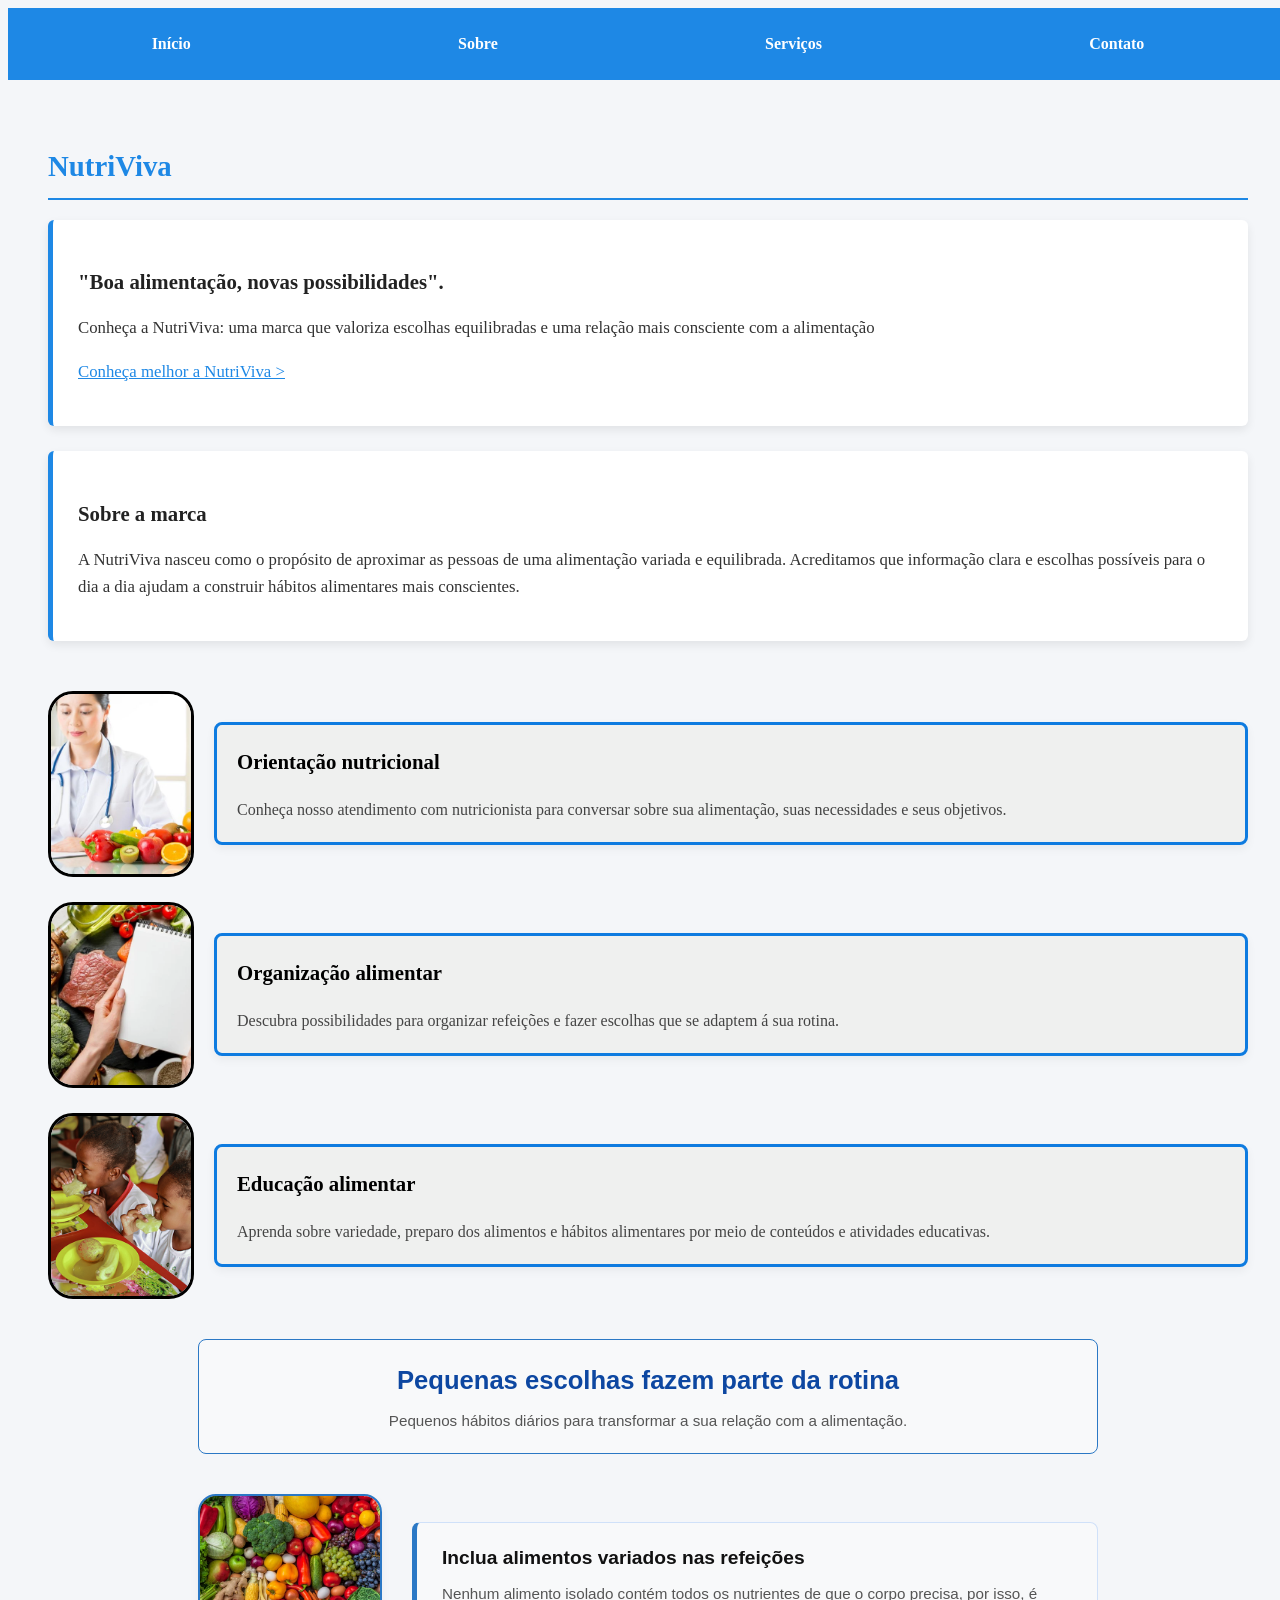
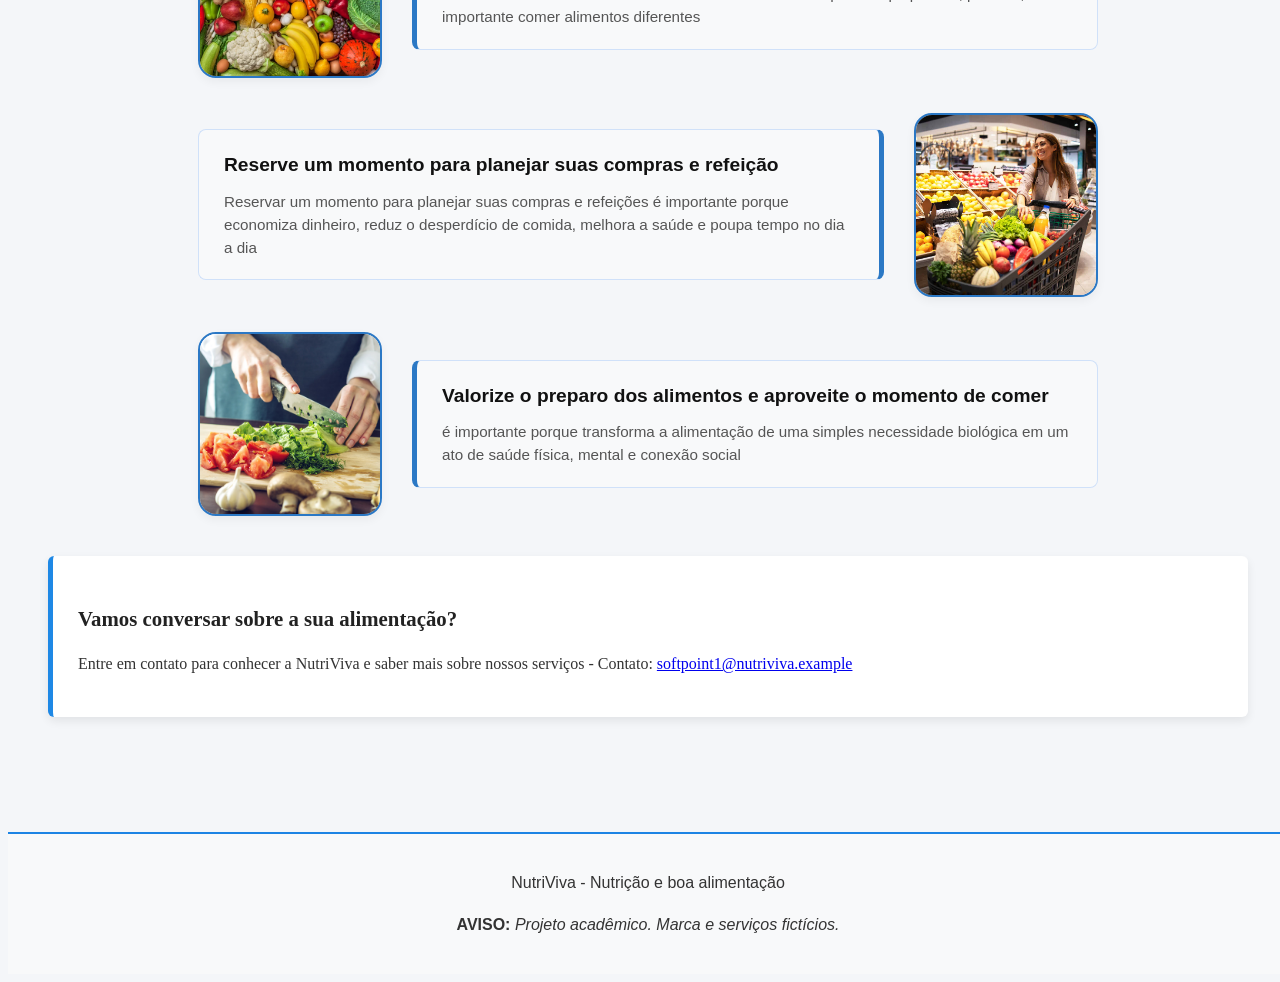
<file: Sérgio e Karol/index.html>
<!DOCTYPE html>
<html lang="pt-BR">
<head>
    <meta charset="UTF-8">
    <meta name="viewport" content="width=device-width, initial-scale=1.0">
    <title>NutriViva</title>
    <link rel="stylesheet" href="sergiocodigos.css">
</head>
<body>
     <header class="topo-azul">
        <nav class="menu-navegacao">
            <a href="#inicio" class="botao-nav">Início</a>
            <a href="#sobre" class="botao-nav">Sobre</a>
            <a href="#servicos" class="botao-nav">Serviços</a>
            <a href="#contatos" class="botao-nav">Contato</a>
        </nav>
    </header>

     <main class="conteudo-principal">

    <section id="quem-somos" class="secao">
        <h2 id="inicio">NutriViva</h2>

        <div class="cartao-projeto">
            <h3>"Boa alimentação, novas possibilidades".</h3>
            <p>Conheça a NutriViva: uma marca que valoriza escolhas equilibradas e uma relação mais consciente com a alimentação</p> 
            <p><a href="#sobre" class="letrafdp">Conheça melhor a NutriViva &gt;</a></p>
        </div>

        <div class="cartao-projeto" id="sobre">
            <h3>Sobre a marca</h3>
            <p>A NutriViva nasceu como o propósito de aproximar as pessoas de uma alimentação variada e equilibrada. Acreditamos que informação clara e escolhas possíveis para o dia a dia ajudam a construir hábitos alimentares mais conscientes.</p>
        </div>
    </section>

    <section id="servicos" class="secao-servicos">
        <div class="item-servico">
            <img src="orientacao.jpg" alt="Foto do Serviço 1" class="imagem-servico">
            <div class="conteudo-servico">
                <h3>Orientação nutricional</h3>
                <hr class="linha-divisoria">
                <p>Conheça nosso atendimento com nutricionista para conversar sobre sua alimentação, suas necessidades e seus objetivos.</p>
            </div>
        </div>

        <div class="item-servico">
            <img src="organizacao.jpg" alt="Foto do Serviço 2" class="imagem-servico">
            <div class="conteudo-servico">
                <h3>Organização alimentar</h3>
                <hr class="linha-divisoria">
                <p>Descubra possibilidades para organizar refeições e fazer escolhas que se adaptem á sua rotina.</p>
            </div>
        </div>

        <div class="item-servico">
            <img src="educacao.jpg" alt="Foto do Serviço 3" class="imagem-servico">
            <div class="conteudo-servico">
                <h3>Educação alimentar</h3>
                <hr class="linha-divisoria">
                <p>Aprenda sobre variedade, preparo dos alimentos e hábitos alimentares por meio de conteúdos e atividades educativas.</p>
            </div>
        </div>
    </section>

    <section class="secao-dicas">
        <div class="dicas-header">
            <h2>Pequenas escolhas fazem parte da rotina</h2>
            <p>Pequenos hábitos diários para transformar a sua relação com a alimentação.</p>
        </div>

        <div class="dicas-container">
            <div class="dica-card">
                <div class="dica-imagem">
                    <img src="variados.jpg" alt="Dica 1">
                </div>
                <div class="dica-conteudo">
                    <h3>Inclua alimentos variados nas refeições</h3>
                    <p>Nenhum alimento isolado contém todos os nutrientes de que o corpo precisa, por isso, é importante comer alimentos diferentes</p>
                </div>
            </div>

            <div class="dica-card reverse">
                <div class="dica-imagem">
                    <img src="compra.jpg" alt="Dica 2">
                </div>
                <div class="dica-conteudo">
                    <h3>Reserve um momento para planejar suas compras e refeição</h3>
                    <p>Reservar um momento para planejar suas compras e refeições é importante porque economiza dinheiro, reduz o desperdício de comida, melhora a saúde e poupa tempo no dia a dia</p>
                </div>
            </div>

            <div class="dica-card">
                <div class="dica-imagem">
                    <img src="preparo.jpg" alt="Dica 3">
                </div>
                <div class="dica-conteudo">
                    <h3>Valorize o preparo dos alimentos e aproveite o momento de comer</h3>
                    <p>é importante porque transforma a alimentação de uma simples necessidade biológica em um ato de saúde física, mental e conexão social</p>
                </div>
            </div>
        </div>
    </section>

    <div class="cartao-projeto" id="contatos">
        <h3>Vamos conversar sobre a sua alimentação?</h3>
        <p>Entre em contato para conhecer a NutriViva e saber mais sobre nossos serviços - Contato: <a href="mailto:softpoint1@proton.me">softpoint1@nutriviva.example</a></p>
    </div>

</main>

            <footer class="rodape">
  <div class="rodape-conteudo">
    <p class="rodape-marca">NutriViva - Nutrição e boa alimentação</p>
    <p class="rodape-aviso">
      <strong>AVISO:</strong> <em>Projeto acadêmico. Marca e serviços fictícios.</em>
    </p>
  </div>
</footer>
</file>
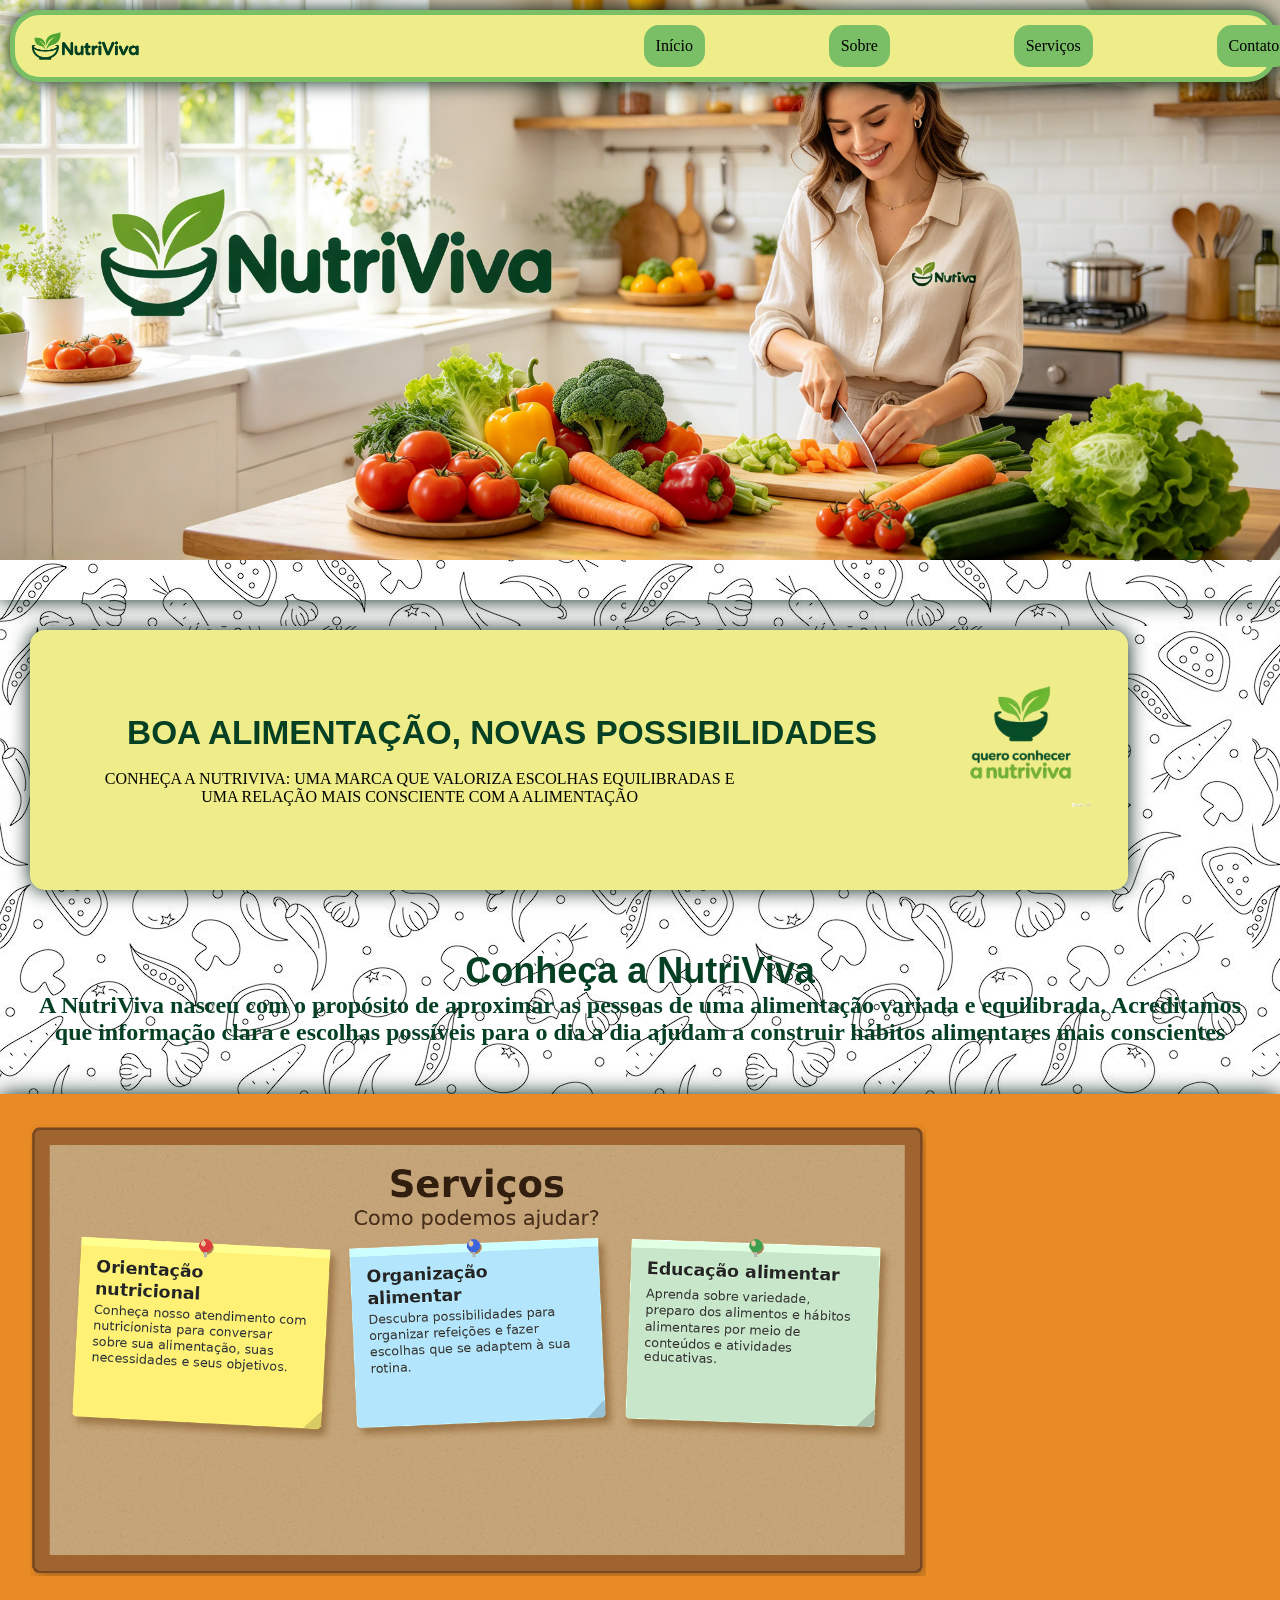
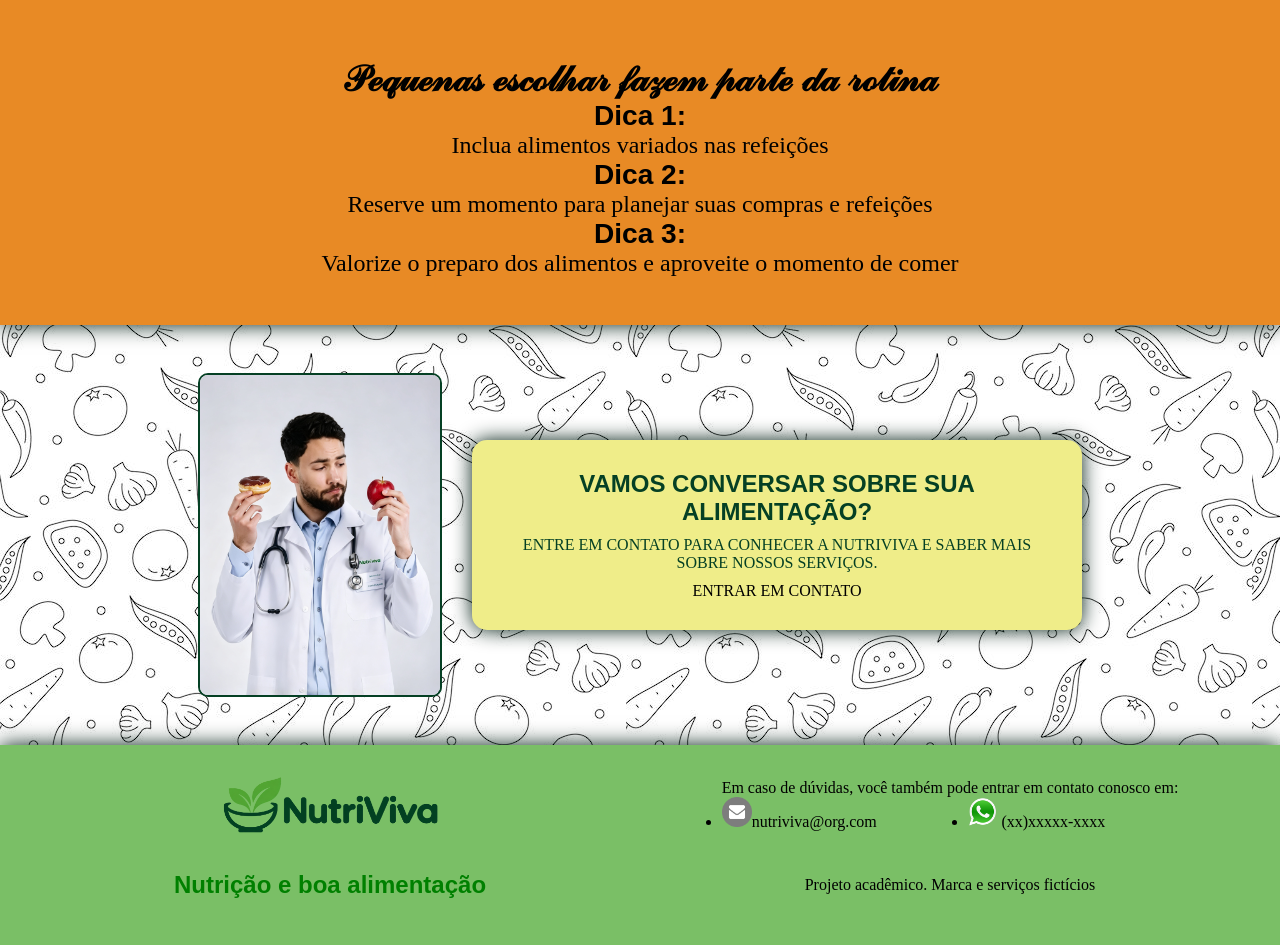
<file: Anderson-Afonso-Lucas/trabalho.html>
<!DOCTYPE html>
<html lang="pt-br">

<head>
    <meta charset="UTF-8">
    <meta name="viewport" content="width=device-width, initial-scale=1.0">
    <title>NutriViva</title>
    <link rel="stylesheet" href="trabalho.css">
</head>

<body>

<header id="cabecalho"> <!--Cabecalho-->
    <section class="menu"> <!--menu-->
        <img src="logo_transparente.png" alt="logo Nutriviva" style="grid-area: logo; height: 40px;">
        <nav>
        <ul>
            <li class="botao"><a href="#apresentacao">Início</a></li>
            <li class="botao"><a href="#sobre">Sobre</a></li>
            <li class="botao"><a href="#servicos">Serviços</a></li>
            <li class="botao"><a href="#rodape">Contato</a></li>
        </ul>
        </nav>
    </section>

</header> 

    <section id="apresentacao"><!--Apresentação principal-->
        <div class="apresentacao1">
            <div class="apresentacao2">
                <h1>Boa alimentação, novas possibilidades</h1> <br>
                <p>Conheça a NutriViva: uma marca que valoriza escolhas equilibradas e uma relação mais consciente com a
                alimentação</p>
            </div>
        <a href="Botão"></a>
        </div>
    </section>    

    <section id="sobre"><!--sobre a marca-->
        <div class="sobre1">
        <h1>Conheça a NutriViva</h1>
        <p>A NutriViva nasceu com o propósito de aproximar as pessoas de uma alimentação variada e equilibrada.
            Acreditamos que informação clara e escolhas possíveis para o dia a dia ajudam a construir hábitos
            alimentares mais conscientes</p>
        </div>
    </section> <br>

    <div id="info"><!--fundo laranja-->

    <section id="servicos"> <!--Serviços-->
        <img src="servicos.png" alt="quadro de serviços" id="quadro">
    </section> <br>

    <section id="conteudo"> <!--Conteúdo informaívo-->
        <h1>𝒫ℯ𝓆𝓊ℯ𝓃𝒶𝓈 ℯ𝓈𝒸ℴ𝓁𝒽𝒶𝓇 𝒻𝒶𝓏ℯ𝓂 𝓅𝒶𝓇𝓉ℯ 𝒹𝒶 𝓇ℴ𝓉𝒾𝓃𝒶</h1>
        <h3>Dica 1:</h3>
        <p>Inclua alimentos variados nas refeições</p>
        <h3>Dica 2:</h3>
        <p>Reserve um momento para planejar suas compras e refeições</p>
        <h3>Dica 3:</h3>
        <p>Valorize o preparo dos alimentos e aproveite o momento de comer</p>
    </section> <br>

</div> <br>

    <section id="chamada"> <!--Chamada para contato-->
        <img src="medico.jpeg" alt="nosso leal médico" style="width: 20%; border-radius: 10px; border: 2px solid var(--verde-escuro);">
        <div class="chamada1">
        <h1>Vamos conversar sobre sua alimentação?</h1>
        <p>Entre em contato para conhecer a NutriViva e saber mais sobre nossos serviços.</p>
        <a href="contato@nutriviva.example">Entrar em contato</a>
        </div>
    </section> <br>

    <section id="rodape"> <!--Rodapé-->
        <img src="logo_transparente.png" alt="logo Nutriviva" style="grid-area: logo; height: 80px;">    
        <h2 style="grid-area: slogan; color: green; font-family: Verdana, Geneva, Tahoma, sans-serif;">Nutrição e boa alimentação</h2>
        <div style="grid-area: contato;">
            <p>Em caso de dúvidas, você também pode entrar em contato conosco em:</p> 
            <ul>
                <li> <img src="email.png" alt="" style="height: 30px;"><a href="">nutriviva@org.com</a></li>
                <li> <img src="whatsapp.png" alt="" style="height: 30px;"> <a href="">(xx)xxxxx-xxxx</a></li>
            </ul>
        </div>
        <p style="grid-area: direitos;">Projeto acadêmico. Marca e serviços fictícios</p>
        
    </section> 


</body>

</html>
</file>
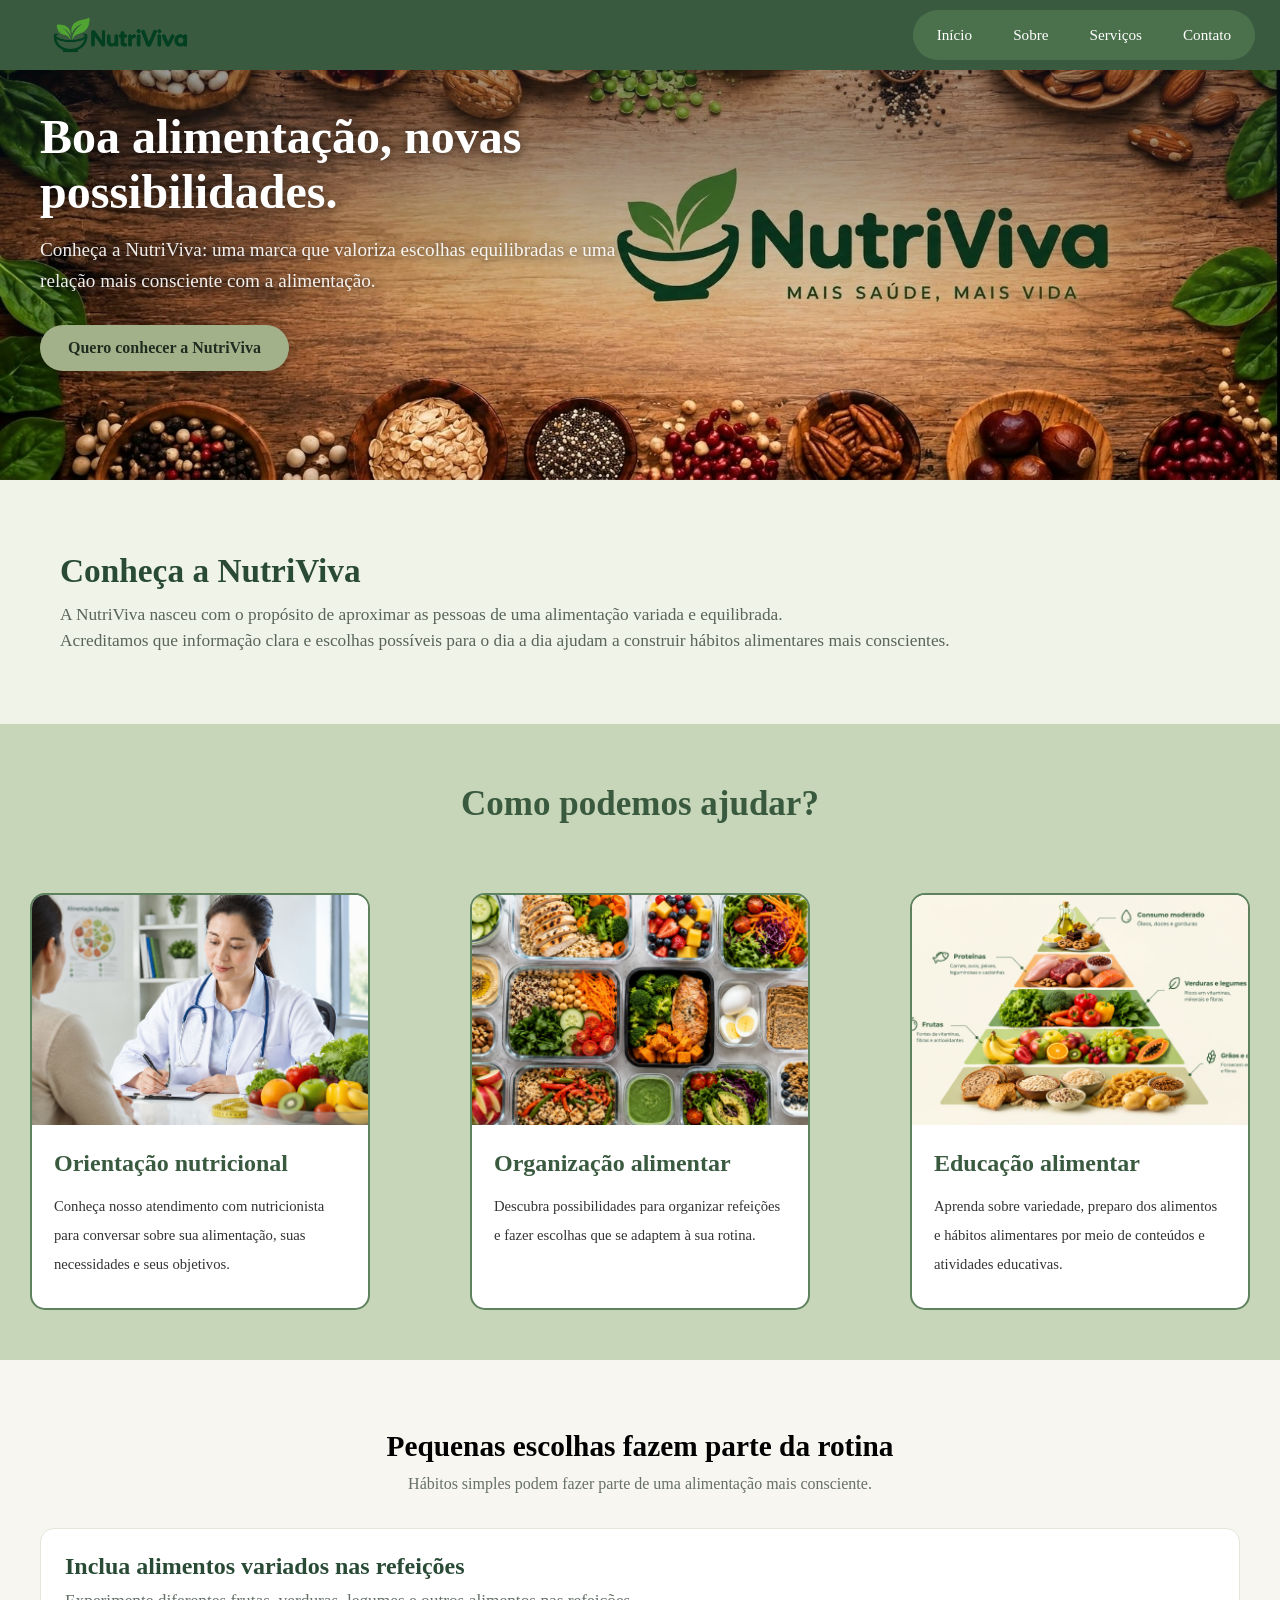
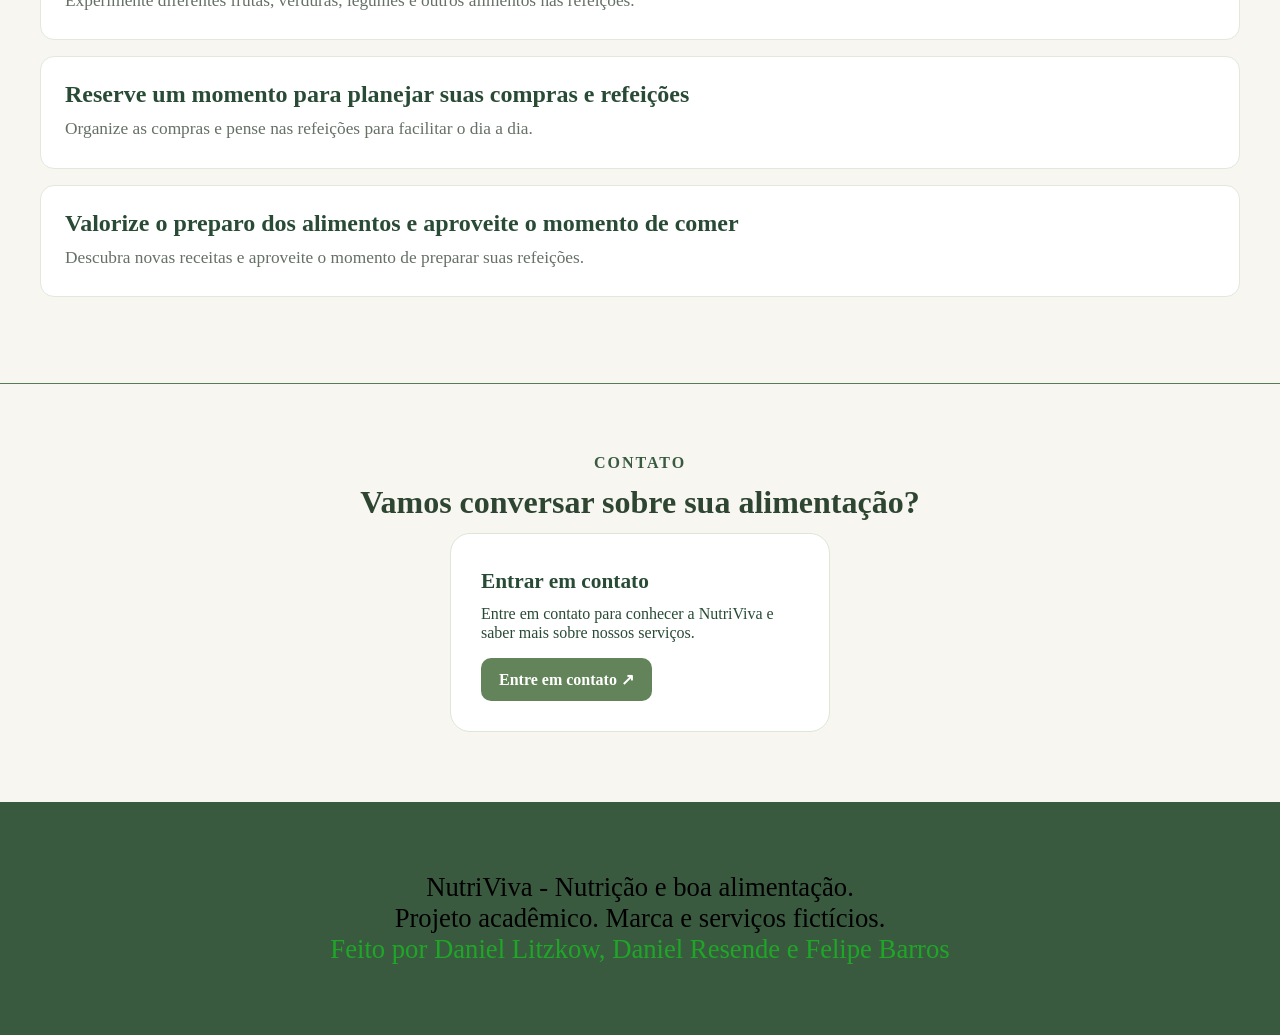
<file: NutriViva- Daniel R, Daniel L e Felipe/NutriViva-tela.html>
<!DOCTYPE html>
<html lang="pt-br">

<head>
    <meta charset="UTF-8">
    <meta name="viewport" content="width=device-width, initial-scale=1.0">
    <title>NutriViva</title>
    <link rel="stylesheet" href="CSS/NutriViva.css">
</head>

<body>
    <header>
        <nav class="menu">
            <div class="logo">
                <img src="Imagem/NutriViva.png" alt="Logo NutriViva">

            </div>
            <ul class="menu_navegacao">
                <li><a href="#inicio_site" class="botao_navegar">Início</a></li>
                <li><a href="#sobre" class="botao_navegar">Sobre</a></li>
                <li><a href="#servicos" class="botao_navegar">Serviços</a></li>
                <li><a href="#contato" class="botao_navegar">Contato</a></li>
            </ul>
        </nav>
    </header>
    <div id="inicio_site">
        <section id="imagem-fundo">
            <section class="inicio">
                <h2>Boa alimentação, novas possibilidades.</h2>

                <p>
                    Conheça a NutriViva: uma marca que valoriza escolhas equilibradas e uma relação mais consciente com
                    a alimentação.
                </p>

                <a href="#contato" class="botao">Quero conhecer a NutriViva</a>
            </section>
        </section>
    </div>

    <section id="sobre">
        <h2>Conheça a NutriViva</h2>

        <p>A NutriViva nasceu com o propósito de aproximar as pessoas de uma alimentação variada e equilibrada. <br>
            Acreditamos que informação clara e escolhas possíveis para o dia a dia ajudam a construir hábitos
            alimentares mais conscientes.</p>
    </section>

    <section id="servicos">
        <h2>Como podemos ajudar?</h2>

        <div class="container_servicos">

            <div class="bloco_servicos">
                <img src="Imagem/Card1.png"  class="imagem_servicos">
                <h3>Orientação nutricional</h3>
                <p>
                    Conheça nosso atendimento com nutricionista para conversar sobre sua alimentação, suas necessidades
                    e seus objetivos.
                </p>
            </div>
            <div class="bloco_servicos">
                <img src="Imagem/Card2.png"  class="imagem_servicos">
                <h3>Organização alimentar</h3>
                <p>
                    Descubra possibilidades para organizar refeições e fazer escolhas que se adaptem à sua rotina.
                </p>
            </div>
            <div class="bloco_servicos">
                <img src="Imagem/Card3.png"  class="imagem_servicos">
                <h3>Educação alimentar</h3>
                <p>
                    Aprenda sobre variedade, preparo dos alimentos e hábitos alimentares por meio de conteúdos e atividades educativas.
                </p>
            </div>

        </div>
    </section>

    <section id="informativo">
        <h2>Pequenas escolhas fazem parte da rotina</h2>

        <p class="subtitulo-informativo">
            Hábitos simples podem fazer parte de uma alimentação mais consciente.
        </p>

        <ul class="lista_dicas">
            <li class="item_dica">
                <div>
                    <h3>Inclua alimentos variados nas refeições</h3>
                    <p>Experimente diferentes frutas, verduras,
                    legumes e outros alimentos nas refeições.</p>
                </div>
            </li>

            <li class="item_dica">
                <div>
                    <h3>Reserve um momento para planejar suas compras e refeições</h3>
                    <p>Organize as compras e pense nas refeições
                    para facilitar o dia a dia.</p>
                </div>
            </li>

            <li class="item_dica">
                <div>
                    <h3>Valorize o preparo dos alimentos e aproveite o momento de comer</h3>
                    <p>Descubra novas receitas e aproveite o
                    momento de preparar suas refeições.</p>
                </div>
            </li>
        </ul>
    </section>

    <section id="contato">
        <div class="contato-container">
           <span class="contato-subtitulo">CONTATO</span>

            <h2>Vamos conversar sobre sua alimentação?</h2>

              <a href="mailto:contato@nutriviva.example"
                class="contato-card">

            <h3>Entrar em contato</h3>

            <p class="contato-descricao">
                Entre em contato para conhecer a NutriViva 
                e saber mais sobre nossos serviços.
            </p>

            <span class="contato-link">
                Entre em contato ↗
            </span>

            </a>

        </div>
    </section>

    <footer class="rodape">
        <p>NutriViva - Nutrição e boa alimentação.</p>
        <p>Projeto acadêmico. Marca e serviços fictícios.</p>
        <p class="marca">Feito por Daniel Litzkow, Daniel Resende e Felipe Barros</p>
    </footer>

</body>

</html>
</file>
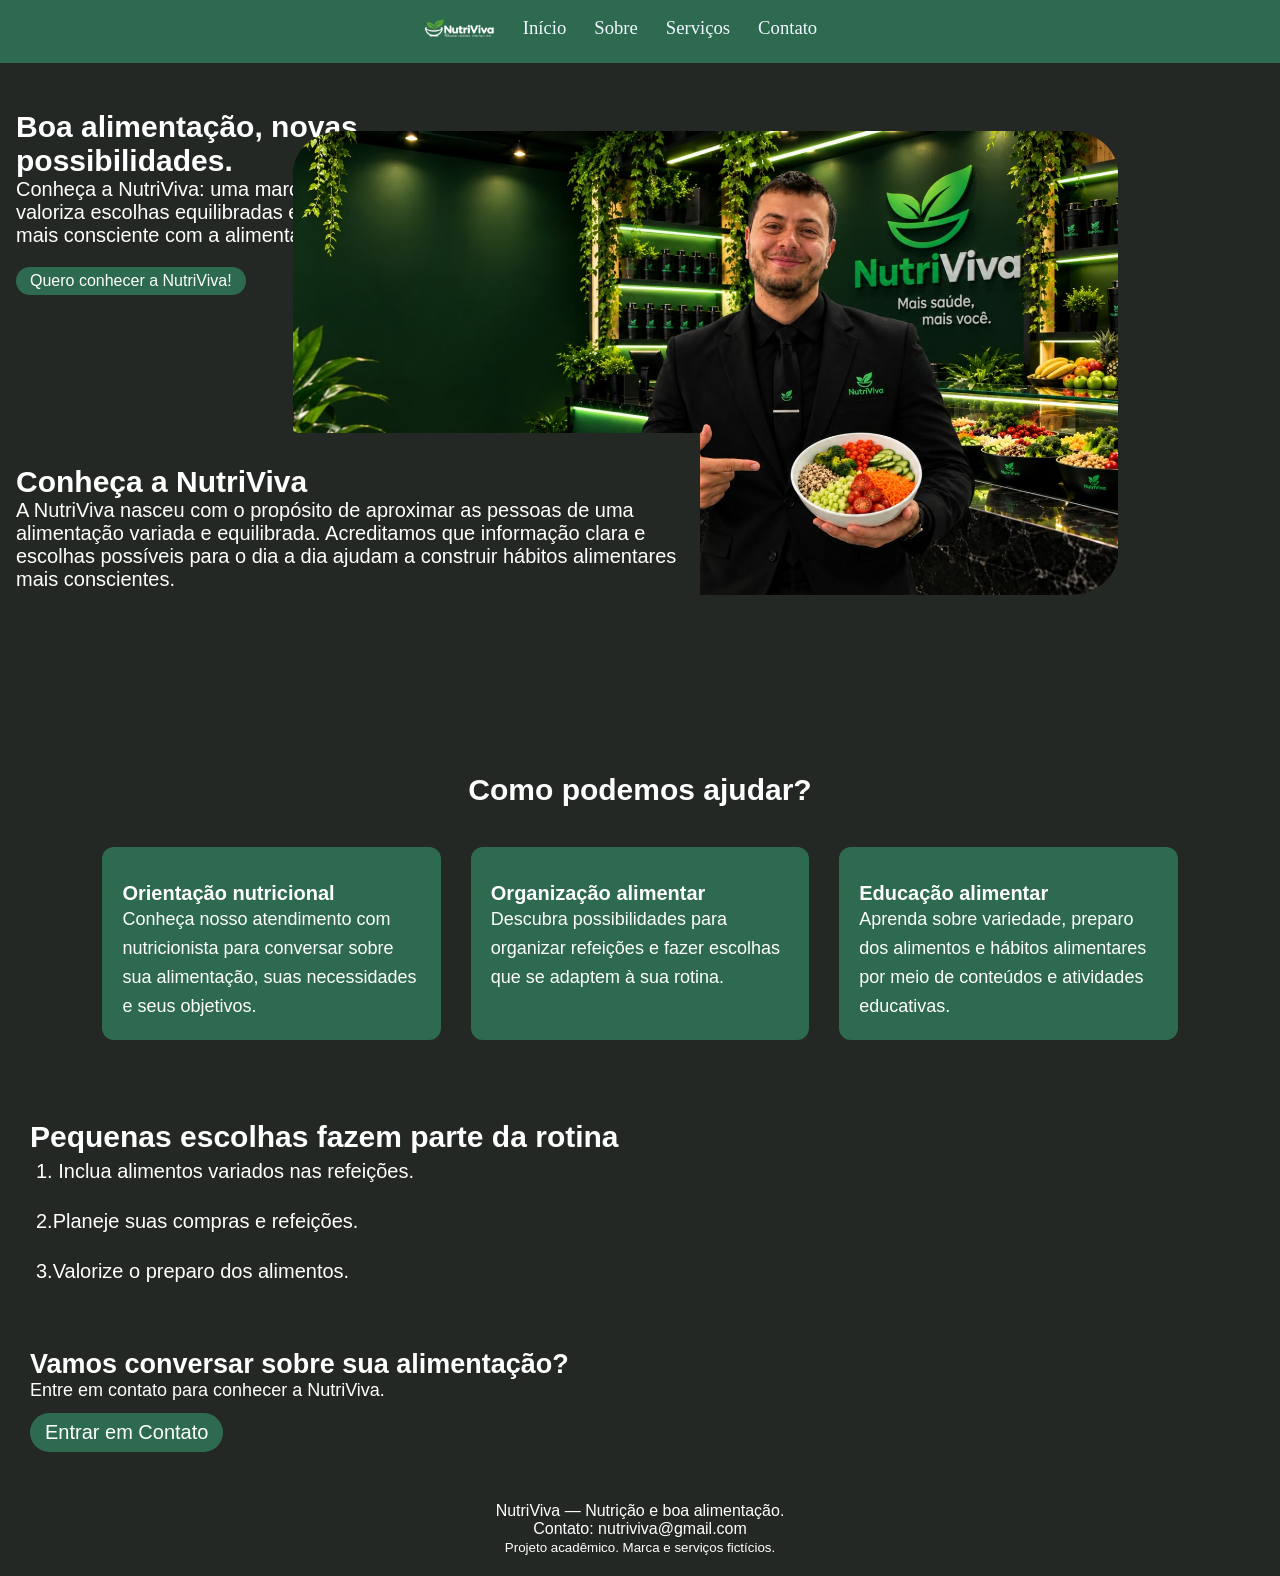
<file: Davi-Larissa-Melissa/HTML/NutriViva.html>
<!DOCTYPE html>
<html lang="PT-BR">

<head>
    <meta charset="UTF-8">
    <meta name="viewport" content="width=device-width, initial-scale=1.0">
    <title>NutriViva</title>
    <link rel="stylesheet" href="../CSS/estilo.css">
</head>

<body>



    <header>
        <main>
            <div class="menu">
                <nav>
                    <div class="logo">
                        <img src="../Imagem/nutriviva123-removebg-preview.png" alt="Logo NutriViva">
                    </div>
                    <a href="#inicio" class="">Início</a>
                    <a href="#sobre" class="">Sobre</a>
                    <a href="#servicos" class="">Serviços</a>
                    <a href="#contato" class="">Contato</a>
                </nav>
            </div>
    </header>



    <section class="grade2">
        <div class="banner" id="inicio">
            <h1>Boa alimentação, novas possibilidades.</h1>
            <p>Conheça a NutriViva: uma marca que valoriza escolhas equilibradas e uma relação mais consciente com a
                alimentação.</p>

            <div>
                <a href="#contato" class="custom-button">Quero conhecer a NutriViva!</a>
            </div>

        </div>
        <img class="imagem-principal" src="../Imagem/propaganda breno.jpeg" alt="Bowl Saudável" width="250px">
        <img class="imagem-principal2" src="../Imagem/Brenop.jpeg" alt="Imagem do Breno">
    </section>


    <section class="conheca" id="sobre">
        <div>

            <h1>Conheça a NutriViva</h1>
            <p>A NutriViva nasceu com o propósito de aproximar as pessoas de uma alimentação variada e equilibrada.
                Acreditamos que informação clara e escolhas possíveis para o dia a dia ajudam a construir hábitos
                alimentares mais conscientes.</p>
        </div>
    </section>




    <section class="ajuda" id="servicos">
        <h2>Como podemos ajudar?</h2>

        <div class="grid-ajuda">

            <div class="card-ajuda">
                <h3>Orientação nutricional</h3>
                <p>
                    Conheça nosso atendimento com
                    nutricionista para conversar sobre
                    sua alimentação, suas necessidades
                    e seus objetivos.
                </p>
            </div>

            <div class="card-ajuda">
                <h3>Organização alimentar</h3>
                <p>
                    Descubra possibilidades para
                    organizar refeições e fazer escolhas
                    que se adaptem à sua rotina.
                </p>
            </div>

            <div class="card-ajuda">

                <h3>Educação alimentar</h3>
                <p>
                    Aprenda sobre variedade, preparo dos alimentos e hábitos alimentares por meio de conteúdos e
                    atividades educativas.
                </p>
            </div>

        </div>
    </section>


    <section class="dicas">
        <h2>Pequenas escolhas fazem parte da rotina</h2>

        <div class="grid">
            <div class="opcoes">
                <p>1. Inclua alimentos variados nas refeições.</p>
            </div>


            <div class="opcoes">
                <p> 2.Planeje suas compras e refeições.</p>
            </div>


            <div class="opcoes">
                <p> 3.Valorize o preparo dos alimentos.</p>
            </div>
        </div>
    </section>

    <section class="contato" id="contato">
        <h2>Vamos conversar sobre sua alimentação?</h2>
        <p>Entre em contato para conhecer a NutriViva.</p>

        <a href="mailto:nutriviva@gmail.com">Entrar em Contato</a>
    </section>
    </main>

    <footer>
        <p>NutriViva — Nutrição e boa alimentação.</p>
        <p>Contato: nutriviva@gmail.com</p>
        <small>Projeto acadêmico. Marca e serviços fictícios.</small>
    </footer>


</body>

</html>
</file>
<file: Sérgio e Karol/sergiocodigos.css>
html {
    scroll-behavior: smooth;
}

body {
    background-color: #f4f6f9;
    color: #333333;
    line-height: 1.6;
    width: 100%; 
    min-height: 100vh;
    display: flex;
    flex-direction: column;
}

.topo-azul {
    background-color: #1e88e5; 
    padding: 15px 10px;
    position: sticky;        
    top: 0;
    z-index: 100;
}
.conteudo-principal {
    padding: 40px;
    flex: 1; 
    max-width: 1200px; 
    margin: 0 auto; 
    width: 100%;
}

.secao {
    margin-bottom: 50px; 
}

.secao h2 {
    color: #1e88e5;
    border-bottom: 2px solid #1e88e5;
    padding-bottom: 8px;
    margin-bottom: 20px; 
    font-size: 1.8rem; 
}

.secao p {
    margin-bottom: 15px; 
    font-size: 1.05rem; 
}

.cartao-projeto {
    background-color: #ffffff;
    border-left: 5px solid #1e88e5; 
    padding: 25px; 
    margin-bottom: 25px; 
    border-radius: 6px;
    box-shadow: 0 4px 10px rgba(0,0,0,0.08); 
    transition: transform 0.2s ease, box-shadow 0.2s ease; 
}

.cartao-projeto:hover {
    transform: translateY(-3px);
    box-shadow: 0 6px 15px rgba(0,0,0,0.12);
}

.cartao-projeto h3 {
    font-size: 1.3rem; 
    margin-bottom: 12px; 
    color: #222;
}

.rodape {
    background-color: #0d47a1;
    color: #ffffff;
    text-align: center;
    padding: 30px 20px; 
    font-size: 1rem; 
}

.rodape a {
    color: #90caf9;
    text-decoration: none;
    font-weight: bold;
}

.rodape a:hover {
    text-decoration: underline; 
}

.menu-navegacao {
    display: flex;
    justify-content: space-around;
    align-items: center;
    color: #ffffff;
}

.botao-nav {
    color: #ffffff;
    text-decoration: none; 
    font-weight: bold;
    font-size: 1rem;
    padding: 8px 12px;
    border-radius: 6px;
    transition: background-color 0.2s ease;
}

.botao-nav:hover {
    background-color: rgba(255, 255, 255, 0.2);
}


.letrafdp {
color: #1e88e5;

}

.secao-servicos {
    display: flex;
    flex-direction: column;
    gap: 25px; 
    margin-top: 30px;
}

.item-servico {
    display: flex;
    align-items: center;
    gap: 20px; 
}


.imagem-servico {
    width: 140px;
    height: 180px;
    object-fit: cover; 
    border-radius: 25px; 
    border: 3px solid #000; 
    flex-shrink: 0; 
}

.conteudo-servico {
    flex: 1; 
    background-color: #e6e6dc62;
    border: 3px solid #0e7be0; 
    padding: 20px;
    border-radius: 8px;
    box-shadow: 0 4px 10px rgba(0, 0, 0, 0.05);
}

.conteudo-servico h3 {
    font-size: 1.3rem;
    color: #000000;
    margin: 0 0 8px 0;
}

.linha-divisoria {
    border: none;
    border-top: 3px solid 0e7be0;
    margin: 0 0 12px 0;
}

.conteudo-servico p {
    color: #444;
    font-size: 1rem;
    line-height: 1.5;
    margin: 0;
}

.secao-dicas {
  max-width: 900px;
  margin: 40px auto;
  padding: 0 20px;
  font-family: Arial, sans-serif;
  color: #333;
}

.dicas-header {
  background-color: #f8f9fa;
  border: 1.5px solid #2b78c5; 
  border-radius: 8px;
  padding: 20px 30px;
  text-align: center;
  margin-bottom: 40px;
}

.dicas-header h2 {
  margin: 0 0 8px 0;
  color: #0d47a1;
  font-size: 1.6rem;
}

.dicas-header p {
  margin: 0;
  color: #555;
  font-size: 0.95rem;
}

.dicas-container {
  display: flex;
  flex-direction: column;
  gap: 35px;
}

.dica-card {
  display: flex;
  align-items: center;
  gap: 30px;
}

.dica-card.reverse {
  flex-direction: row-reverse;
}

.dica-imagem {
  width: 180px;
  height: 180px;
  flex-shrink: 0;
  border-radius: 18px;
  border: 2px solid #2b78c5;
  overflow: hidden;
  box-shadow: 0 4px 10px rgba(0, 0, 0, 0.05);
}

.dica-imagem img {
  width: 100%;
  height: 100%;
  object-fit: cover;
}

.dica-conteudo {
  flex: 1;
  background-color: #f8f9fa;
  border: 1px solid #d0e1f9;
  border-left: 5px solid #2b78c5;
  border-radius: 8px;
  padding: 20px 25px;
}

.dica-card.reverse .dica-conteudo {
  border-left: 1px solid #d0e1f9;
  border-right: 5px solid #2b78c5; 
}

.dica-conteudo h3 {
  margin: 0 0 10px 0;
  font-size: 1.2rem;
  color: #111;
}

.dica-conteudo p {
  margin: 0;
  line-height: 1.5;
  color: #555;
  font-size: 0.95rem;
}

@media (max-width: 600px) {
  .dica-card, 
  .dica-card.reverse {
    flex-direction: column;
    text-align: center;
  }

  .dica-conteudo {
    border-left: 1px solid #d0e1f9;
    border-right: 1px solid #d0e1f9;
    border-top: 4px solid #2b78c5; 
  }
}

.rodape {
  background-color: #f8f9fa;
  color: #333333;
  border-top: 2px solid #1d84e4; 
  text-align: center;
  padding: 20px 15px;
  margin-top: 50px;
  font-family: Arial, sans-serif;
}
</file>
<file: Anderson-Afonso-Lucas/trabalho.css>
:root {

    --vermelho: #db3026;
    --laranja: #e88a25;
    --amarelo: #f9e14b;
    --limao: #efed89;
    --verde: #7abf66;
    --sombra: #001e14;
    --verde-escuro: #054024;
}

* {
    margin: 0;
    padding: 0;
    box-sizing: border-box;
}

h1{
    font-family: Verdana, Geneva, Tahoma, sans-serif;
}
h2{
    font-family: Verdana, Geneva, Tahoma, sans-serif;
}
h3{
    font-family: Verdana, Geneva, Tahoma, sans-serif;
}

body {
    background-image: url(vetor.jpeg);
}

#cabecalho {
    background-image: url(verduras.jpg);
    height: 450pt;
    background-repeat: no-repeat;
    background-size: 100%; 
    box-shadow: 0px 0px 20px var(--sombra);
}

.menu {
    background-color: var(--limao);
    display: grid;
    grid-template-columns: 1fr 1fr;
    grid-template-areas: "logo menu";
    align-items: center;
    justify-content: center;
    padding: 10px;
    margin: 10px;
    border-radius: 30px;
    color: #34be34;
    position: fixed;
    width: 99%;
    border: 5px solid var(--verde);
    box-shadow: 0px 0px 20px var(--sombra);
}

ul {
    display: flex;
    flex-direction: row;
    gap: 20%;
    grid-area: menu;
}
.botao{
    border: none;
  color: white;
  text-align: center;
  display: inline-block;
  font-size: 16px;
  transition-duration: 0.4s;
  cursor: pointer;
  width: 80px;
    background-color: var(--verde); 
  color: black; 
  border: 12px solid var(--verde);
  border-radius: 15px
}

.botao:hover{
   border-color: #9fc053;
   background-color: #9fc053;
   transition-duration: 0,4s;
   cursor: pointer;
}

a {
    text-decoration: none;
    color: black;
}

#apresentacao {
    width:100%;
    align-items: center;
    align-content: center;
    justify-content: center;
    justify-items: center;
    padding: 30px;
}

.apresentacao1 {
    width: 90%;
    background-color: var(--limao);
    align-items: center;
    align-content: center;
    justify-content: center;
    justify-items: center;
    padding: 30px;
    border-radius: 15px;
    box-shadow: 0px 0px 20px var(--sombra);    
    text-transform: uppercase;
    display: flex;
    flex-direction: row;
}

.apresentacao1 h1 {
    text-align: center;
    font-size: 25pt;
    color: var(--verde-escuro);
} 

.apresentacao1 p {
    width: 80%;
    text-align: center;
}

.apresentacao2 {
    padding: 30px;
    text-align: center;
    align-items: center;
    align-content: center;
    justify-content: center;
    justify-items: center;
}

#apresentacao a {
    background-image: url(conhecer1.png);
    background-repeat: no-repeat;
    background-size: 100%;
    width: 200px;
    height: 200px;
}

#apresentacao a:hover {
    transition-duration: 0.4s;
    background-image: url(conhecer2.png);
    background-repeat: no-repeat;
    background-size: 100%;   
    width: 200px;
    height: 200px;
}

#sobre {
    width: 100%;
    align-items: center;
    align-content: center;
    justify-content: center;
    justify-items: center;
    text-align: center;
    padding: 30px;
}

.sobre1 {
    align-items: center;
    align-content: center;
    justify-content: center;
    justify-items: center;
    text-align: center;
    width: 100%;
    font-size: 18pt;
    color: var(--verde-escuro);
    font-weight: bold;
}

#info {
    background-color: var(--laranja);
    align-items: center;
    align-content: center;
    justify-content: center;
    justify-items: center;
    box-shadow: 0px 0px 20px var(--sombra);
}

#servicos {
    width: 70%;
    margin: 30px;
}

#conteudo {
    width: 100%;
    align-items: center;
    align-content: center;
    justify-content: center;
    justify-items: center;
    text-align: center;
    padding: 30px;
    font-size: 18pt;
}

#chamada {
    width: 100%;
    align-items: center;
    align-content: center;
    justify-content: center;
    justify-items: center;
    text-align: center;
    padding: 30px;
    display: flex;
    flex-direction: row;
    gap: 30px;
}

.chamada1 {
    width: 50%;
    background-color: var(--limao);
    align-items: center;
    align-content: center;
    justify-content: center;
    justify-items: center;
    padding: 30px;
    border-radius: 15px;
    box-shadow: 0px 0px 20px var(--sombra);    
    text-transform: uppercase;
    display: flex;
    flex-direction: column;
    color: var(--verde-escuro);
    gap: 10px;
}

#rodape {
    background-color: var(--verde);
    display: grid;
    grid-template-rows:  repeat(2, 1fr);
    grid-template-columns: repeat(2, 1fr);
    grid-template-areas: 
    "logo contato"
    "slogan direitos";
    align-items: center;
    align-content: center;
    justify-content: center;
    justify-items: center;
    padding: 20px;
    box-shadow: 0px 0px 20px var(--sombra);
}

#quadro {
    align-items: center;
    align-content: center;
    justify-content: center;
    justify-items: center;
    width: 100%;
}

@media screen and (max-width:765px){

.apresentacao1 { flex-direction: column; } 
ul {gap: 2px}
    


}
</file>
<file: NutriViva- Daniel R, Daniel L e Felipe/CSS/NutriViva.css>
* {
    padding: 0;
    margin: 0;
    box-sizing: border-box;
}

.menu {
    display: flex;
    align-items: center;
    justify-content: space-between;
    background-color: #3a5a40;
    padding: 10px 25px;

    position: fixed;
    top: 0;
    left: 0;
    width: 100%;
    z-index: 1000;

    transition: transform 0.3s ease;
}

.menu_navegacao {
    display: flex;
    list-style: none;
    align-items: center;
    gap: 5px;
    background-color: #4e744ee7;
    padding: 6px;
    margin: 0px;
    border-radius: 40px;
}

.botao_navegar {
    display: block;
    border-radius: 30px;
    padding: 10px 18px;
    text-decoration: none;
    color: rgb(255, 255, 255);
    font-size: 0.95rem;
    font-weight: 500;
    transition: background-color 0.3s ease, color 0.3 ease;
}

.botao_navegar:hover {
    background-color: rgba(31, 139, 247, 0.384);
    color: white;
    transition: 0.67s;
}

.botao_navegar a.ativo {
    color: white;
    background-color: #A3B18A;
}

#imagem-fundo {
    background:
        linear-gradient(to top, transparent 25%, rgba(6, 18, 31, 0.363) 70%),
        url("../Imagem/papel-principal.jpeg") center / 100% 100% no-repeat;
    width: 100%;
    aspect-ratio: 1600 / 600;
    margin: 0;
    padding: 30px 40px;
    display: flex;
    flex-direction: column;
    justify-content: center;
    border-radius: 0;
}

.logo {
    margin-left: 20px;
}

.logo img {
    width: 150px;
    display: block;
}

.inicio {
    max-width: 600px;
    text-align: left;
    color: #ffffff;
}

.inicio h2 {
    font-size: clamp(1.8rem, 4vw, 3rem);
    line-height: 1.15;
    font-weight: 700;
    margin-bottom: 16px;
    text-shadow: 0 2px 12px rgba(0, 0, 0, 0.6);
}

.inicio p {
    font-size: clamp(1rem, 1.6vw, 1.2rem);
    line-height: 1.6;
    margin-bottom: 28px;
    color: rgba(255, 255, 255, 0.92);
    text-shadow: 0 1px 8px rgba(0, 0, 0, 0.6);
}

.inicio .botao {
    display: inline-block;
    padding: 14px 28px;
    background-color: #A3B18A;
    color: #1f2d20;
    font-weight: 600;
    font-size: 1rem;
    text-decoration: none;
    border-radius: 40px;
    box-shadow: 0 4px 14px rgba(0, 0, 0, 0.3);
    transition: background-color 0.3s ease, transform 0.2s ease;
}

.inicio .botao:hover {
    background-color: #bccaa3;
    transform: translateY(-2px);
    transition: 0.67s;
}

body {
    background: white;

}

#sobre {
    padding: 60px;
    margin: 0;
    background-color: #f0f3e8;
}

#sobre h2 {
    margin: 10px 0;
    padding: 0;
    font-size: 25pt;
    color: #294b36;
    font-weight: 700;
    line-height: 1.25;
    text-align: left;
}

#sobre p {
    margin: 10px 0;
    padding: 0;
    font-size: 13pt;
    color: #59645a;
    line-height: 1.5;
    text-align: left;
}

#servicos {
    background-color: #c7d6b8;
    padding: 50px 30px;
    text-align: center;
}

#servicos h2 {
    margin: 10px;
    padding: 0 0 39px 0;
    margin-bottom: 30px;
    color: #3a5a40;
    font-size: 35px;
}

.container_servicos {
    display: flex;
    flex-direction: row;
    gap: 100px;
    justify-content: center;
}

.bloco_servicos {
    flex: 1;
    max-width: 380px;
    padding: 0px;
    background-color: white;
    border: 2px solid #4e744ee7;
    border-radius: 15px;
    text-align: left;
    overflow: hidden;

}

.bloco_servicos h3 {
    color: #3a5a40;
    font-size: 18pt;
    margin: 25px 22px 15px;
}

.bloco_servicos p {
    color: #333333;
    font-size: 11pt;
    line-height: 2;
    margin: 0 22px 28px;
}

.bloco_servicos:hover .imagem_servicos {
    opacity: 75%;
    transition: 0.67s;
}

.servico_card h3 {
    color: #3a5a40;
    margin-bottom: 15px;
    font-size: 12px;
}

.servico_card p {
    color: #333333;
    line-height: 2;
}

.imagem_servicos {
    width: 100%;
    height: 230px;
    object-fit: cover;
    display: block;
}

#informativo {
    background-color: #f7f6f0;
    padding: 70px 25px;
    text-align: center;
}

#informativo>h2 {
    margin-bottom: 12px;
    font-size: 22pt;
}

.subtitulo-informativo {
    color: #667067;
    margin-bottom: 35px;
}

.lista_dicas {
    max-width: 1200px;
    margin: 0 auto;
    padding: 0;
    list-style: none;
    text-align: left;
}

.item_dica {
    display: flex;
    align-items: flex-start;
    gap: 20px;
    padding: 24px;
    margin-bottom: 16px;
    background-color: #ffffff;
    border: 1px solid #e2e8dc;
    border-radius: 14px;
    transition: transform 0.25s ease, box-shadow 0.25s ease;
}

.item_dica h3 {
    margin-bottom: 6px;
    color: #294b36;
    font-size: 18pt;
}

.item_dica p {
    color: #667067;
    font-size: 13pt;
    line-height: 1.7;
}

#contato {
    background-color: #f7f6f0;
    padding: 70px 20px;
    border-top: 1px solid #235a26c5;
}

.contato-container {
    max-width: 900px;
    margin: 0 auto;
    text-align: center;
}

.contato-subtitulo {
    color: #3a5a40;
    font-size: 12pt;
    font-weight: 700;
    letter-spacing: 2px;
}

.contato-container h2 {
    color: #2E4631;
    font-size: 24pt;
    margin: 12px 0;
}

.contato-descricao {
    color: #637260;
    font-size: 13pt;
    line-height: 1.6;
    margin-bottom: 35px;
}

.contato-card {
    display: block;
    max-width: 380px;
    margin: 0 auto;
    padding: 30px;
    background-color: #FFFFFF;
    border: 1px solid #DCE7D6;
    border-radius: 20px;
    text-align: left;
    text-decoration: none;
    box-sizing: border-box;
    transition: transform 0.25s, box-shadow 0.25s;
}

.contato-link:hover {
    transform: translateY(-5px);
    box-shadow: 0 12px 28px rgba(46, 70, 49, 0.10);
}

.contato-card h3 {
    color: #294b36;
    font-size: 16pt;
    margin: 5px 0 10px;
}

.contato-card p {
    color: #294b36;
    font-size: 12pt;
    line-height: 1.2;
    margin-bottom: 12pt;
}

.contato-link {
    display: inline-block;
    background-color: #63845A;
    color: #FFFFFF;
    padding: 12px 18px;
    border-radius: 10px;
    font-weight: 600;
    transition: background-color 0.25s;
}

.contato-card:hover .contato-link {
    background-color: #4F7047;
}

.rodape{
    background-color: #3a5a40;
    align-items: center;
    text-align: center;
    padding: 70px;
}

.rodape p{
    font-size: 20pt
}
.marca {
    font-size: 15px;
    color:#00ff0dee;
    opacity: 50%;
}

@media screen and (max-width: 1023px) {
    .menu {
        display: flex;
        flex-direction: column;
        padding: 0;
        position: relative;
    }

    .inicio {
        align-items: center;
        text-align: center;
    }

    #sobre {
        text-align: center;
    }

    .container_servicos {
        display: flex;
        flex-direction: column;
        align-items: center;
        gap: 30px;
    }

    .bloco_servicos {
        flex: none;
        width: 100%;
    }

    .contato-card, .contato-descricao, .contato-link {
        text-align: center;
    }

    #imagem-fundo {
        background:
        linear-gradient(to top, transparent 25%, rgba(6, 18, 31, 0.363) 70%),
        url("../Imagem/tela_de_fundo_celular.png") center / 100% 100% no-repeat;
    }

    .rodape p {
        font-size: 150pt;
    }
}
</file>
<file: Davi-Larissa-Melissa/CSS/estilo.css>
* {
  margin: 0;
  padding: 0;
  box-sizing: border-box;
}

body {
  background-color: #242824;
}

.menu nav {
  background-color: #2D6A4F;
  display: flex;
  justify-content: center;
  padding: 5px;
}

.menu a {
  color: aliceblue;
  text-decoration: none;
  font-size: 14pt;
  padding: 12px 14px;
  border-bottom: 2px solid transparent;
}

.menu a:hover {
  border-bottom: 2px solid white;
}

.logo img {
  display: flex;
  width: 100px;
  margin-left: -40px;
  margin-top: -8px;
}

.conheca {
  color: #ffffff;
  gap: 16px;
  padding: 32px 16px;
  background-color: #242824;
  font-family: Arial, Helvetica, sans-serif;
}

.banner {
  gap: 16px;
  padding: 32px 16px;
  color: #ffffff;
  font-family: Arial, Helvetica, sans-serif;
}

.grade2 {
  display: grid;
  grid-template-columns: 1fr auto;
  background-color: #242824;
}

.imagem-principal {
  width: 250px;
  height: 300px;
  object-fit: cover;
}

img {
  padding: 18px 12px;
  border-radius: 60px;
}

.imagem-principal2 {
  display: none;
}

.custom-button {
  background-color: #2D6A4F;
  color: white;
  padding: 5px 14px;
  border-radius: 30px;
  font-size: 16px;
  border: none;
  cursor: pointer;
  display: inline-block;
  text-decoration: none;
}

.ajuda {
  padding: 50px 8%;
  font-family: Arial, Helvetica, sans-serif;
}

.ajuda h2 {
  text-align: center;
  color: #ffffff;
  margin-bottom: 40px;
}

.grid-ajuda {
  display: grid;
  grid-template-columns: repeat(3, 1fr);
  gap: 30px;
}

.card-ajuda {
  padding: 20px;
  border-radius: 12px;
  background-color: #2D6A4F;
  font-family: Arial, Helvetica, sans-serif;
}

.card-ajuda h3 {
  color: #ffffff;
  font-size: 18px;
  margin-top: 15px;
}

.card-ajuda p {
  color: #ffffff;
  font-size: 14px;
  line-height: 1.6;
}

@media (max-width: 600px) {
  .ajuda {
    padding: 30px 20px;
  }

  .ajuda h2 {
    font-size: 23px;
    margin-bottom: 25px;
  }

  .grid-ajuda {
    grid-template-columns: 1fr;
    gap: 15px;
  }

  .card-ajuda {
    padding: 18px;
    border: 1px solid #e5eadf;
    border-radius: 12px;
  }
}


.dicas {
  padding: 30px;
  color: #ffffff;
  font-family: Arial, Helvetica, sans-serif;
}

.grid {
  display: grid;
  grid-template-columns: repeat(3, 1fr);
  gap: 15px;
}

.opcoes {
  padding: 6px;
  font-family: Arial, Helvetica, sans-serif;
}

.contato {
  padding: 30px;
  border-radius: 15px;
  color: #ffffff;
  font-family: Arial, Helvetica, sans-serif;
}

.contato a {
  display: inline-block;
  background-color: #2D6A4F;
  border: #ffffff;
  color: #ffffff;
  padding: 8px 15px;
  border-radius: 20px;
  text-decoration: none;
}

footer {
  padding: 20px;
  text-align: center;
  color: #ffffff;
  font-family: Arial, Helvetica, sans-serif;
}


@media (max-width: 600px) {
  .grid {
    grid-template-columns: 1fr;
  }
}

@media screen and (min-width: 1024px) {
  .conheca {
    margin-top: -80px;
    max-width: 700px;
    font-size: 20px;
    transform: translateY(-100px);
  }

  .grid {
    display: grid;
    grid-template-columns: 1fr;
  }

  .banner {
    font-size: 20px;
    transform: translateY(15px);

    max-width: 700px;
  }

  .custom-button {
    transform: translateY(20px);
  }

  .ajuda {
    font-size: 20px;
  }

  .card-ajuda p {
    font-size: 18px;

  }

  .card-ajuda h3 {
    font-size: 20px;
  }

  .dicas {
    font-size: 20px;
  }

  .opcoes {
    font-size: 20px;
  }

  .contato {
    font-size: 18px;
  }

  .contato a {
    font-size: 20px;
    display: inline-block;
    margin-top: 12px;
  }

  .imagem-principal {
    display: none;
  }

  .imagem-principal2 {
    display: block;
    height: 500px;
    transform: translateX(-150px);
    margin-top: 50px;
  }
}
</file>
